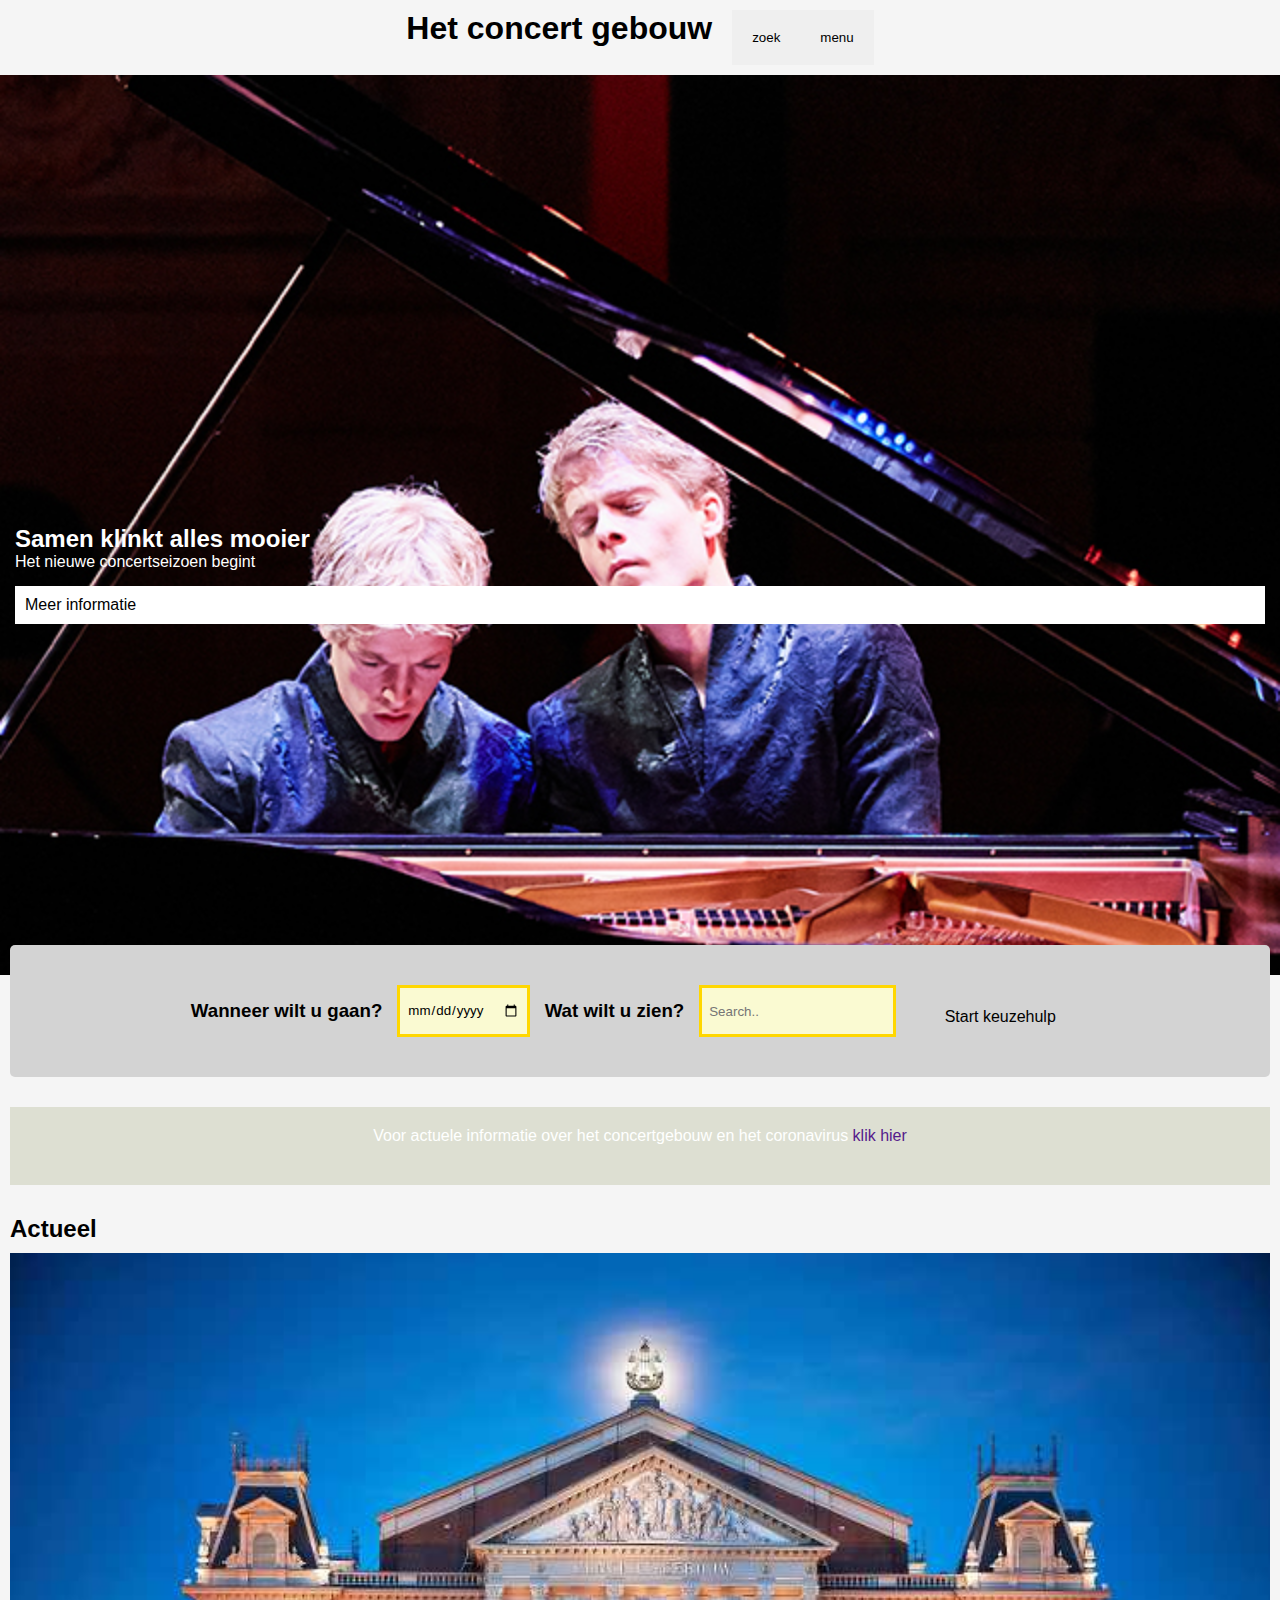
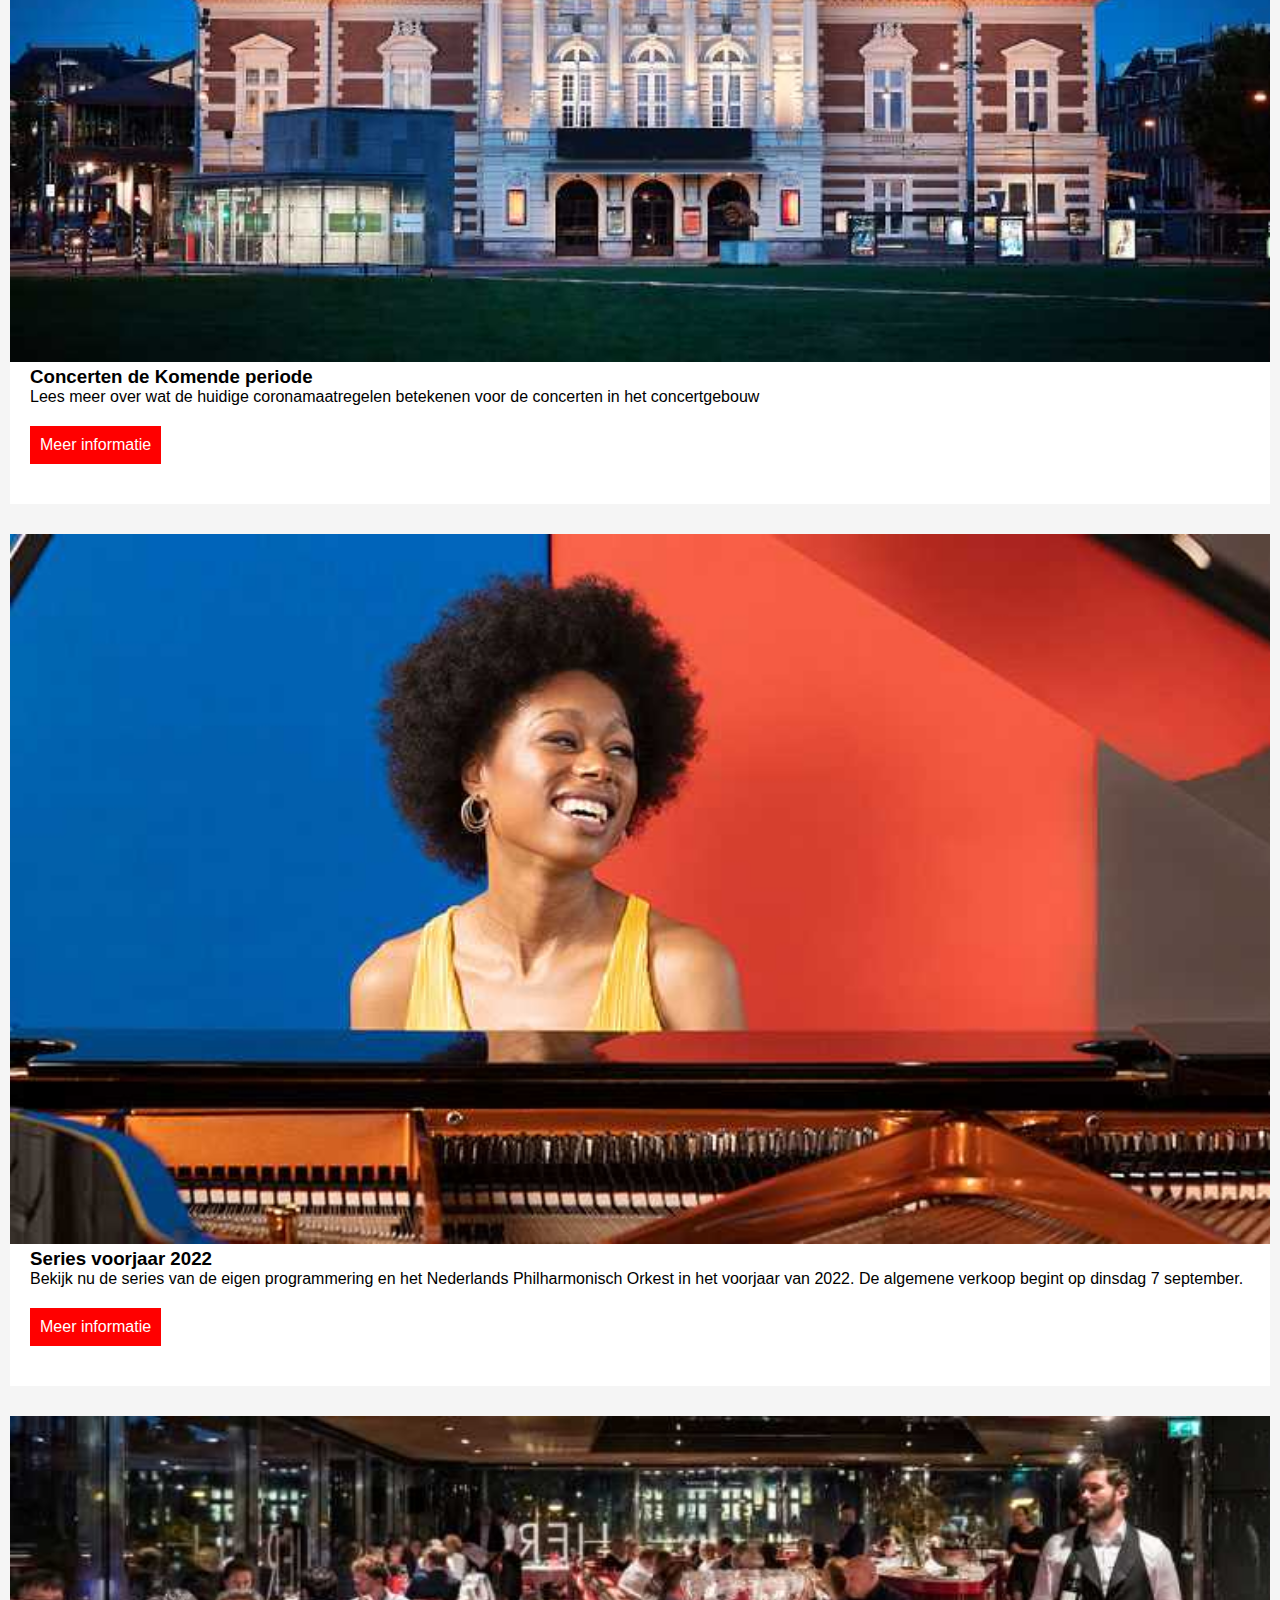
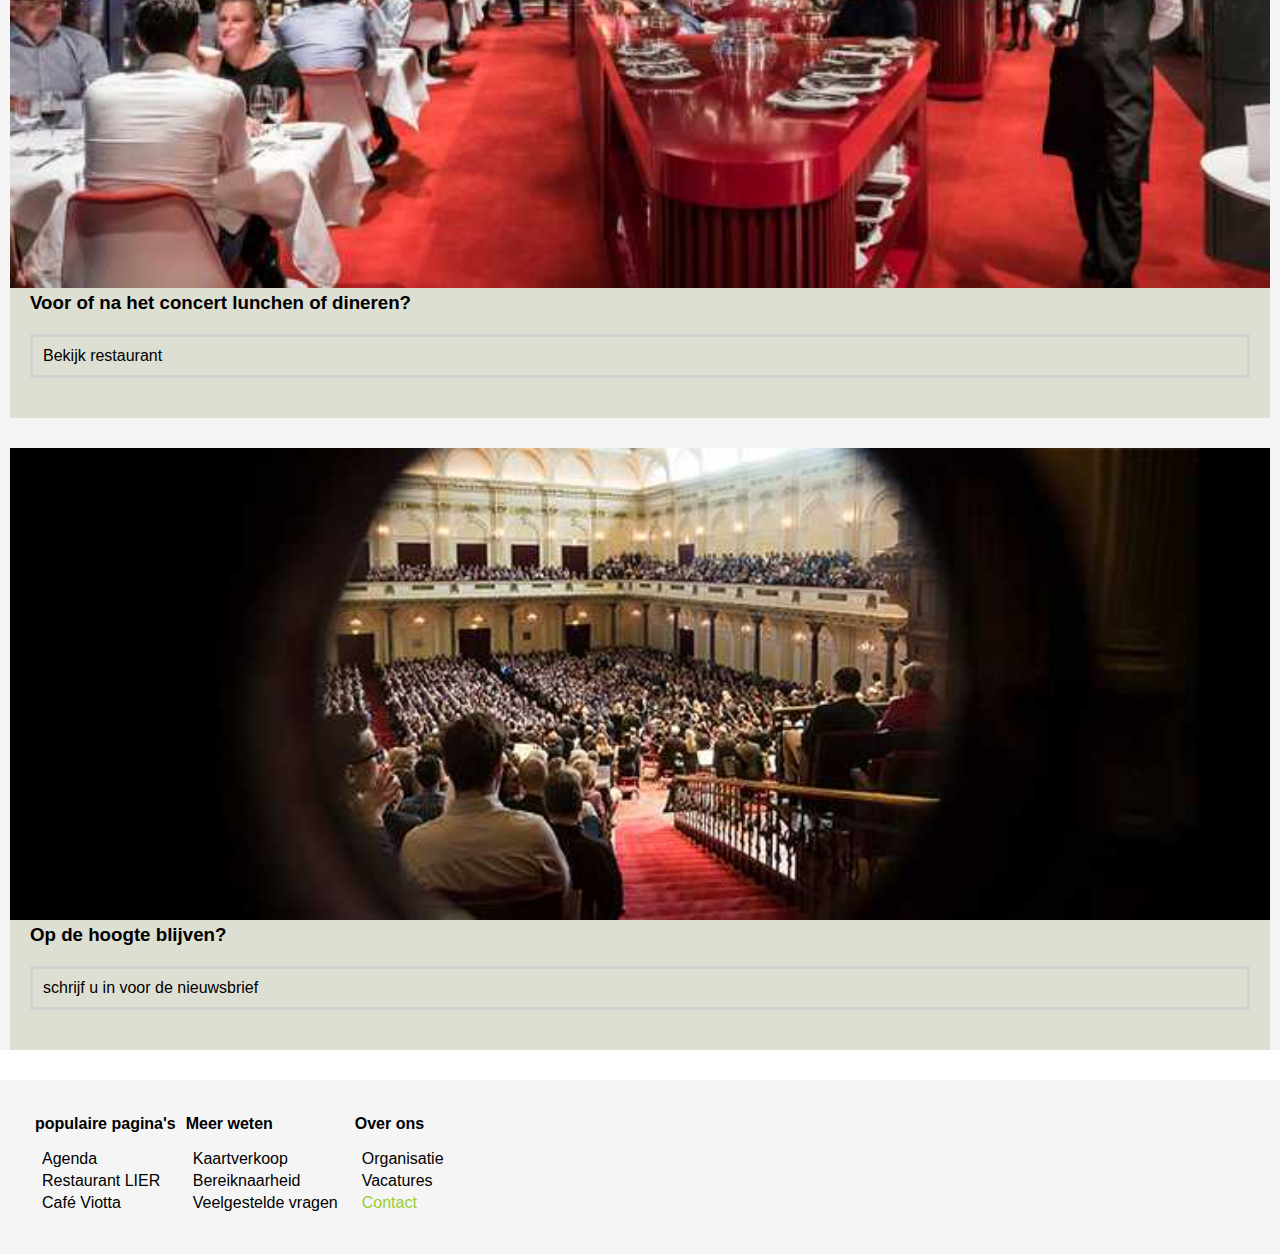
<file: index.html>
<!doctype html>
<html lang="nl">
	
<head>
	<meta charset="UTF-8">
	<meta name="author" content="jouw naam">
	<meta name="viewport" content="width=device-width, initial-scale=1">
	
	<title>Home concertgebouw.nl</title>
	
	<link href="styles/style.css" rel="stylesheet">
	<link rel="icon" type="image/svg+xml" href="images/favicon.svg">
</head>

<body>
	<header>
		<nav>
			<h1>
				<a href="index.html">Het concert gebouw</a>	
			</h1>
			<!-- <a href="">winkelwagen</a> -->
			<button> zoek</button>
			<button>menu</button>
			<ul>
				<li><a href='tickets.html'>concerten</a></li>
				<li><a href= 'tickets.html'>series</a></li>
				<li><a href = 'tickets.html'>uw bezoek</a></li>
				<li><a href = 'tickets.html'>Ontdek</a></li>
				<li><a href= 'tickets.html'>Educatie</a></li>
				<li><a href = 'tickets.html'>Steun Ons</a></li>
				<li><a href = 'tickets.html'>zakelijk</a></li>
			</ul>

			
			
		</nav>

	</header>
	<main>

		<section>
			<h2>Samen klinkt alles mooier</h2>
			<p>Het nieuwe concertseizoen begint</p>
			<a href= 'tickets.html'>Meer informatie </a>
			<!-- <div>
				<form>
					<h3>Wanneer wilt u gaan?</h3>
					<input type = date>
					<label for='zoeken'>
						<h3>Wat wilt u zien?</h3>
					</label>
					<input type="text" placeholder="Search.." id= 'zoeken'>
					<a href="" >Start keuzehulp  </a>
				</form>
			</div> -->
		</section>

		<section>
			<form>
				<h3>Wanneer wilt u gaan?</h3>
				<input type = date placeholder="datum" required>
				<label for='zoeken'>
					<h3>Wat wilt u zien?</h3>
				</label>
				<input type="text" placeholder="Search.." required id= 'zoeken'>
				<a href="" >Start keuzehulp  </a>
			</form>
		</section>

		<section>

			<p>Voor actuele informatie over het concertgebouw en het coronavirus <a href=""> klik hier</a></p>
			<h2> Actueel</h2>

			<article>
				<img src= "images/concertgebouw02.jpeg">
				<h3>Concerten de Komende periode</h3>
				<p>Lees meer over wat de huidige coronamaatregelen betekenen voor de concerten in het concertgebouw</p>
				<a href='tickets.html'>Meer informatie</a>
			</article>

			<article>
				<img src= 'images/pianist03.jpg'>
				<h3>Series voorjaar 2022</h3>
				<p>Bekijk nu de series van de eigen programmering en het Nederlands Philharmonisch Orkest in het voorjaar van 2022. De algemene verkoop begint op dinsdag 7 september.</p>
				<a href='tickets.html'>Meer informatie</a>
			</article>

		</section>

		<section>

			<h2></h2>
			<article>
				<img src= 'images/restaurant04.jpg'>
				<h3>Voor of na het concert lunchen of dineren?</h3>
				<a href= ''>Bekijk restaurant</a>
			</article>

			<article>
				<img src= 'images/inschrijving05.jpg'>
				<h3>Op de hoogte blijven?</h3>
				<a href= ''>schrijf u in voor de nieuwsbrief</a>
			</article>

		</section>
	

	</main>

	<footer>
		<section>
			<h2>populaire pagina's</h2>
			<nav>
				<ul>
					<li><a href="index.html">Agenda</a></li>
					<li><a href="index.html">Restaurant LIER</a></li>
					<li><a href='index.html'>Café Viotta</a></li>
				</ul>
			</nav>
		</section>

		<section>
			<h2>Meer weten</h2>
			<nav>
				<ul>
					<li><a href="index.html">Kaartverkoop</a></li>
					<li><a href="index.html">Bereiknaarheid</a></li>
					<li><a href="index.html">Veelgestelde vragen</a></li>
				</ul>
			</nav>
		</section>

		<section>
			<h2>Over ons</h2>
			<nav>
				<ul>
					<li><a href="index.html">Organisatie</a></li>
					<li><a href="index.html">Vacatures</a></li>
					<li><a href="">Contact</a></li>
				</ul>
			</nav>
	

	</footer>
	<!-- <h1>Howdy FED2122</h1>-->

	<script src="scripts/script.js"></script> 
</body>



</html>
</file>
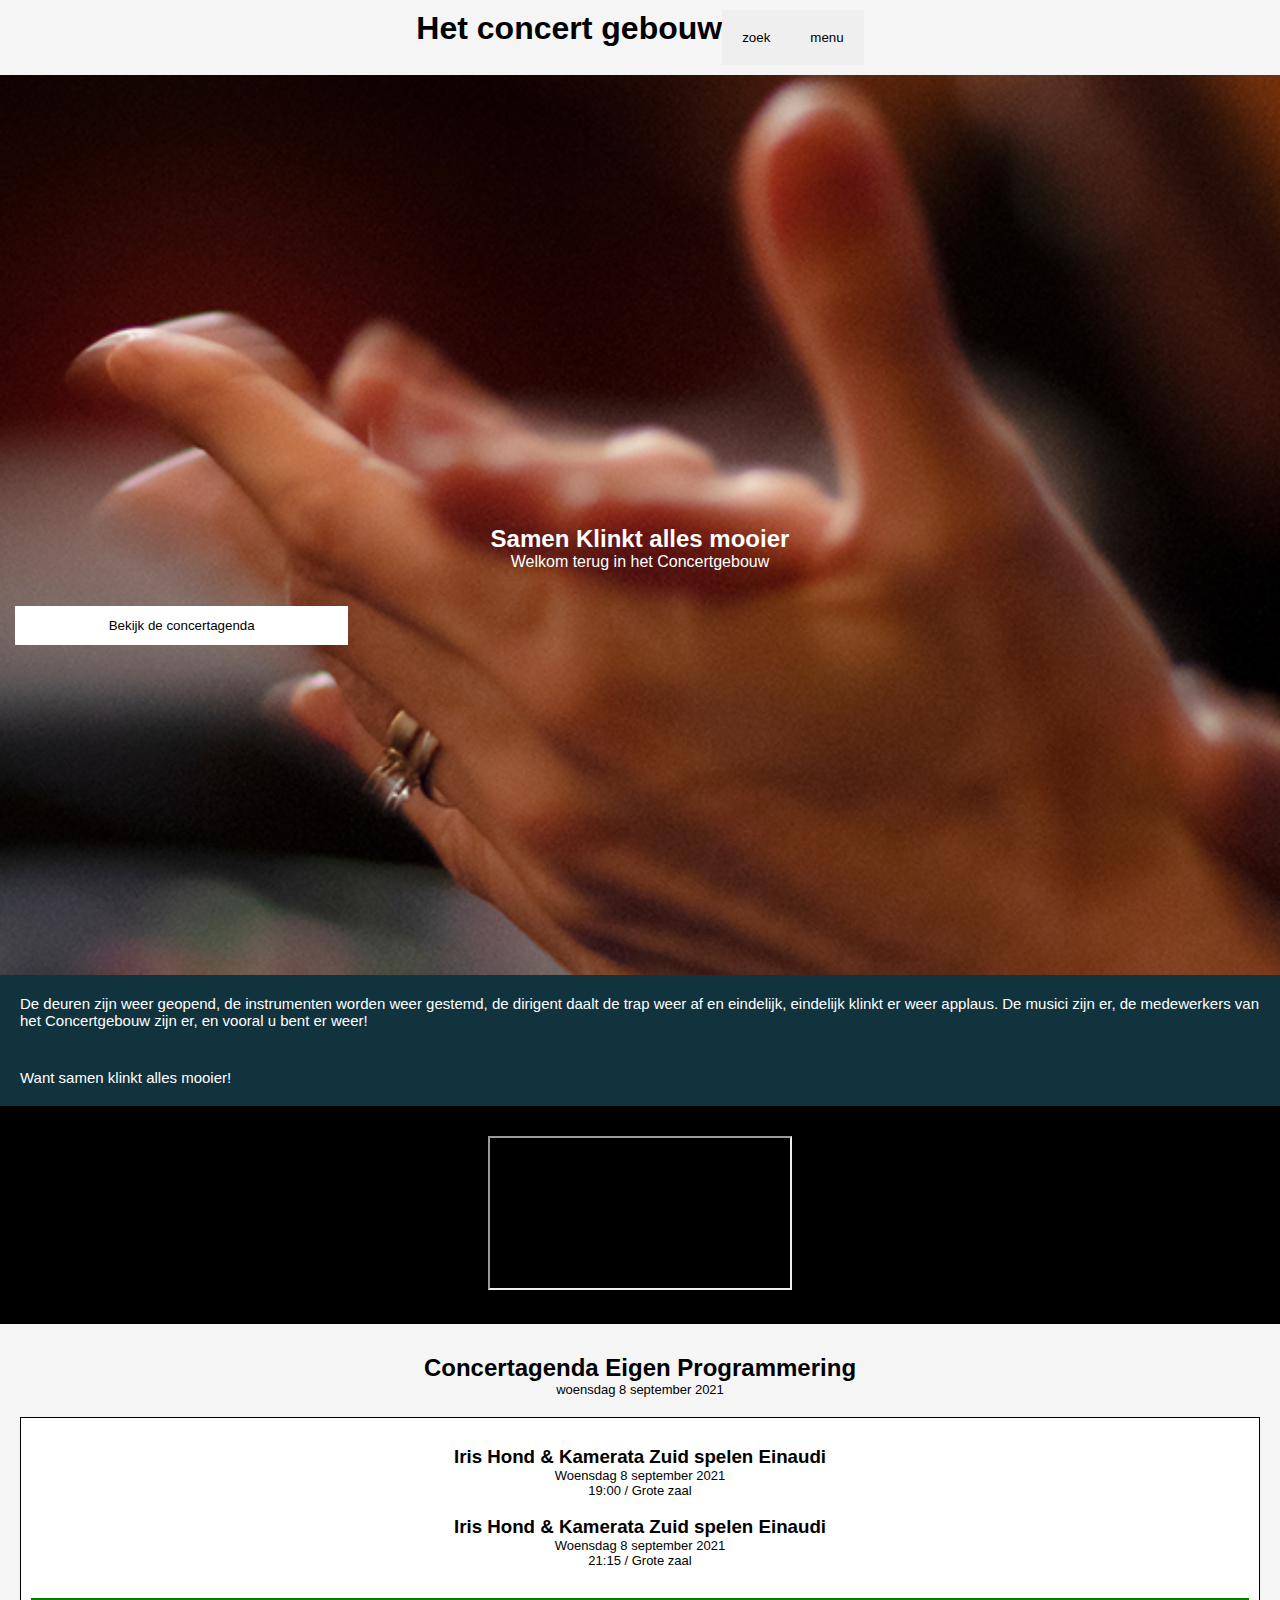
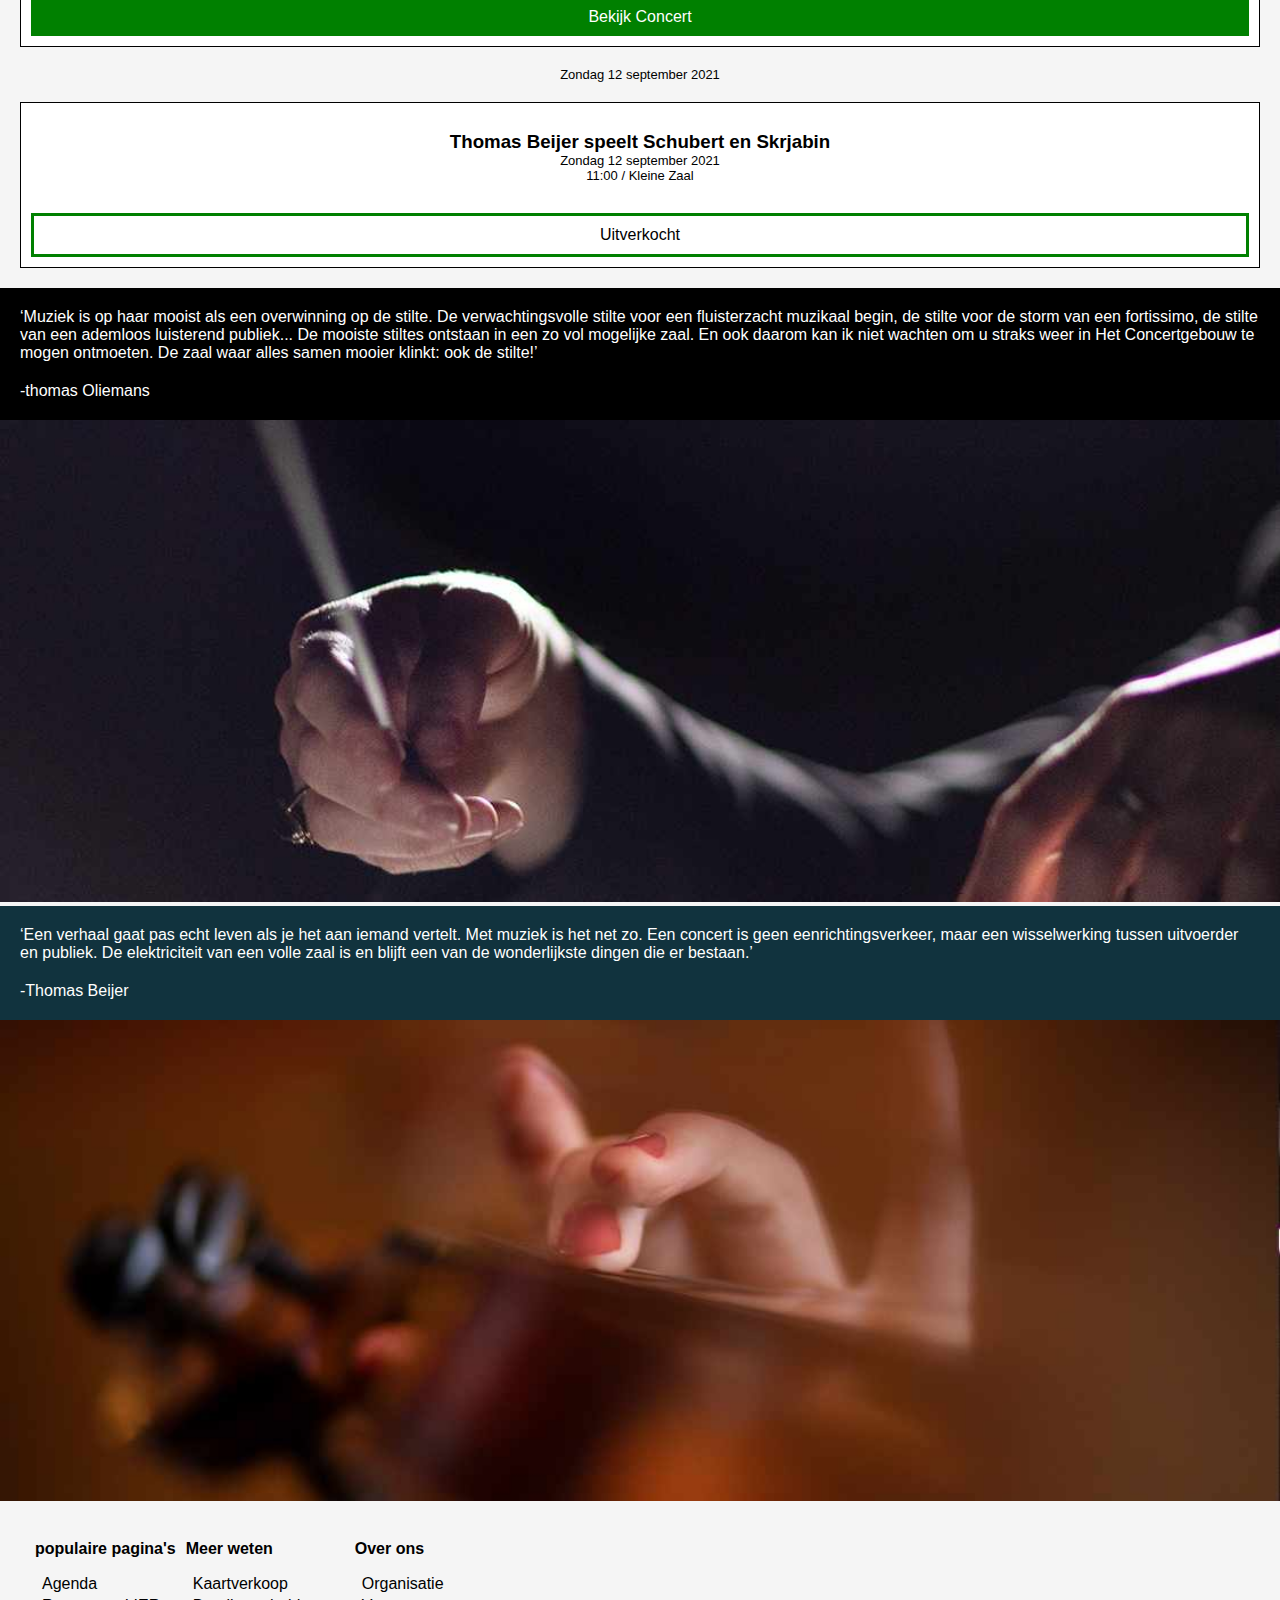
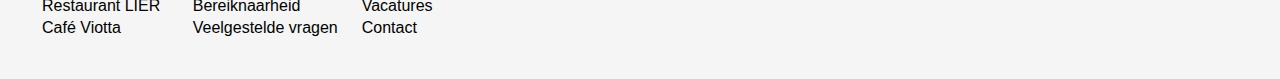
<file: tickets.html>
<!doctype html>
<html lang="nl">
	
<head>
	<meta charset="UTF-8">
	<meta name="author" content="jouw naam">
	<meta name="viewport" content="width=device-width, initial-scale=1">
	
	<title>Tickets Concertgebouw.nl</title>
	
	<link href="styles/style2.css" rel="stylesheet">
	<link rel="icon" type="image/svg+xml" href="images/favicon.svg">
</head>

<body>
<header>
    <nav>
        <h1>
            <a href="index.html">Het concert gebouw</a>	
        </h1>
        <button> zoek</button>
        <button>menu</button>
        <ul>
            <li><a href='tickets.html'>concerten</a></li>
            <li><a href= 'tickets.html'>series</a></li>
            <li><a href = 'tickets.html'>uw bezoek</a></li>
            <li><a href = 'tickets.html'>Ontdek</a></li>
            <li><a href= 'tickets.html'>Educatie</a></li>
            <li><a href = 'tickets.html'>Steun Ons</a></li>
            <li><a href = 'tickets.html'>zakelijk</a></li>
        </ul>

        
        
    </nav>

</header>

<main>
    <section>
        <h2>Samen Klinkt alles mooier</h2>
        <p>Welkom terug in het Concertgebouw</p>
        <button>Bekijk de concertagenda</button>
    </section>

    <section>
        <p>De deuren zijn weer geopend, de instrumenten worden weer gestemd,
            de dirigent daalt de trap weer af en eindelijk, eindelijk
            klinkt er weer applaus. De musici zijn er, de medewerkers van 
            het Concertgebouw zijn er, en vooral u bent er weer!
        </p>
        <p>
            Want samen klinkt alles mooier!
        </p>

        <div>
            <iframe 
            src="https://www.youtube.com/embed/FMdXaj67Z-Q">
            </iframe>
        </div>
        
    </section>
    <section>
        <h2>Concertagenda Eigen Programmering</h2>

        <p>woensdag 8 september 2021</p>
        <div>
            <img>
            <h3>Iris Hond & Kamerata Zuid spelen Einaudi</h3>
            <p>Woensdag 8 september 2021</p>
            <p>19:00 / Grote zaal</p>

            <img>
            <h3>Iris Hond & Kamerata Zuid spelen Einaudi</h3>
            <p>Woensdag 8 september 2021</p>
            <p>21:15 / Grote zaal</p>

            <a href ''>Bekijk Concert</a>
            
        </div>

        <p>Zondag 12 september 2021</p>
        <div>
            <img>
            <h3>Thomas Beijer speelt Schubert en Skrjabin</h3>
            <p>Zondag 12 september 2021</p>
            <p>11:00 / Kleine Zaal</p>

            <p>Uitverkocht</p>
            
        </div>


    </section>
    <section>

        <article>

            <blockquote>
                ‘Muziek is op haar mooist als een overwinning op de stilte. De verwachtingsvolle stilte voor een fluisterzacht muzikaal begin, de stilte voor de storm van een fortissimo, de stilte van een ademloos luisterend publiek... De mooiste stiltes ontstaan in een zo vol mogelijke zaal. En ook daarom kan ik niet wachten om u straks weer in Het Concertgebouw te mogen ontmoeten. De zaal waar alles samen mooier klinkt: ook de stilte!’
            </blockquote>
            <name> 
                -thomas Oliemans
            </name>
        </article>
        <img src="images/quote01.jpg">
        <article>
            <blockquote>
                ‘Een verhaal gaat pas echt leven als je het aan iemand vertelt. Met muziek is het net zo. Een concert is geen eenrichtingsverkeer, maar een wisselwerking tussen uitvoerder en publiek. De elektriciteit van een volle zaal is en blijft een van de wonderlijkste dingen die er bestaan.’
            </blockquote>
            <name>
                -Thomas Beijer
            </name>
        </article>
        <img src='images/quote02.jpg'>

    </section>

   

</main>
<footer>
    <section>
        <h2>populaire pagina's</h2>
        <nav>
            <ul>
                <li><a>Agenda</a></li>
                <li><a>Restaurant LIER</a></li>
                <li><a>Café Viotta</a></li>
            </ul>
        </nav>
    </section>

    <section>
        <h2>Meer weten</h2>
        <nav>
            <ul>
                <li><a>Kaartverkoop</a></li>
                <li><a>Bereiknaarheid</a></li>
                <li><a>Veelgestelde vragen</a></li>
            </ul>
        </nav>
    </section>

    <section>
        <h2>Over ons</h2>
        <nav>
            <ul>
                <li><a>Organisatie</a></li>
                <li><a>Vacatures</a></li>
                <li><a>Contact</a></li>
            </ul>
        </nav>

</footer>

<script src="scripts/script.js"></script>
</body>

</html>
</file>
<file: styles/style.css>
/* CSS Document
 */

 /*lettertyp: FuturaTL-Light,Arial,Helvetica,sans-serif; */

*, *::after, *::before {
  box-sizing:border-box;  
  padding: 0;
  margin: 0;
}

* ::selection {
  background-color: hotpink;
  
}

*:focus {
  border: solid 6px hotpink ;  
  background-color: pink;
}

*{
  font-family: 'Lucida Sans', 'Lucida Sans Regular', 'Lucida Grande', 'Lucida Sans Unicode', Geneva, Verdana, sans-serif;
}



/**********************/
/*HEADER*/
/*********************/

header {
  background-color: #F5F5F5;
  padding: 10px;
}

header nav {
  display: flex;
  justify-content: center;

 }

 header nav h1 a {
  display: block;
  text-align: left;

  padding-right:20px;
 }

 header nav button {

  border: none;
  padding: 20px;
  text-decoration: none;
  
 }

 header a {
  display: block;

  background-color: none;

  text-align: center;
  text-decoration: none;
  color: black; 
  
 } 

 /********************************/
 /***UITKLAP MENU*****/
 /*****************************/

 .open {
   display: block;

   width: 10em;
   

   background-color: black;
   list-style: none;

   position: absolute;
   top: 0;
   right: 0;
   height: 100vh;

   
 }

.open li {
  padding: 15px;
}

.open li a {
  border-bottom: solid white 1px;
  padding: 20px;
  color: white;
}


 header nav ul{
   display: none;
 }

 
/***********************/
/*MAIN*/
/*********************/


main {
  background-color: 	#F5F5F5;
  
}

main a {
  text-decoration: none;
}

main section:nth-of-type(1) {
  color: white; 
  
  background-image: url(../images/achtergrondpiano01.jpg);
  background-repeat: no-repeat;
  background-size: cover;
  height:100vh;

}



main section:nth-of-type(1) h2, main section:nth-of-type(1) p, main section:nth-of-type(1) a {  
  display: block;
  padding-left: 15px;
}



main section:nth-of-type(1) h2 {
  padding-top: 450px;
}


main section:nth-of-type(1) a:nth-of-type(1) {
  color: black;

  
  background-color: white;
  padding: 10px;
  margin: 15px;

  /* transition-timing-function: ease;
  transition: 3s; */
}

/* main section:nth-of-type(1) a:first-of-type:hover {
  padding:0;
  margin:0;
} 
hover functie niet handig vanwege mobiel
*/ 



/********************************************/
/*FORM*/
/*******************************************/


main section:nth-of-type(2) form {
  color: black;
  background-color: lightgray;

  display: flex;

  justify-content: center;
  flex-wrap: wrap;

  padding: 40px;

  margin-top: -30px;
  margin-bottom: 30px;
  margin-left: 10px;
  margin-right: 10px;

  border-radius:  5px;


}

main section:nth-of-type(2) h3 {
  padding:15px;
}

main section:nth-of-type(2) input {
  background-color: lightgoldenrodyellow;
  padding: 7px;
  border: solid gold;

  transition-timing-function: ease;
  transition: 1s;
}

main section:nth-of-type(2) input:required:valid{ 
  border:solid 5px yellowgreen;
  background-color: lightgreen;
}

main section:nth-of-type(2) form a {
  margin-top: 20px;
  padding: 3px;
  color: black;


  width: 13em;

  display: block;
  text-align: center;
 
}


/***************************/
/*MIDDLE SECTION*/
/*************************/

/*****  > selecteerd alle p elementen waar de parent het element ervoor is */

main section:nth-of-type(3) > p {
  background-color:#dddfd2;
  color: white;

  padding: 20px;
  padding-bottom: 40px;

  margin: 10px;
  margin-bottom: 30px;

  text-align: center;

} 

main section:nth-of-type(3) h2 {
  padding-left: 10px;
}



main section:nth-of-type(3) article a {
  display: block;
  width:fit-content;
  padding: 10px;

  margin-top: 20px;

  
  background-color: red;
  color: white;
}

main section:nth-of-type(3) article:nth-of-type(1){
  background-color: white;
 

  padding: 20px;
  padding-bottom: 40px;

  margin: 10px;
  margin-bottom: 30px;

  text-align: left;
}

main section:nth-of-type(3) article:nth-of-type(1) img{
  width: calc(100% + 40px);
  margin-top: -20px;
  margin-left: -20px;

} 

main section:nth-of-type(3) article:nth-of-type(2){
  background-color: white;

  padding: 20px;
  padding-bottom: 40px;

  margin: 10px;
  margin-bottom: 30px;

  text-align: left;
}

main section:nth-of-type(3) article:nth-of-type(2) img{
  width: calc(100% + 40px);
  margin-top: -20px;
  margin-left: -20px;

} 



/***************************/
/*LAST SECTION*/
/**************************/

main section:nth-of-type(4) article:nth-of-type(1){
  background-color: #dddfd2;

  padding: 20px;
  padding-bottom: 40px;

  margin: 10px;
  margin-bottom: 30px;

  text-align: left;
}

main section:nth-of-type(4) article:nth-of-type(1) img{
  width: calc(100% + 40px);
  margin-top: -20px;
  margin-left: -20px;

}

main section:nth-of-type(4) article:nth-of-type(1) a{
display: block;
border: lightgray solid;
padding: 10px;

margin-top: 20px;

color: black;

}


main section:nth-of-type(4) article:nth-of-type(2){
  background-color: #dddfd2;


  padding: 20px;
  padding-bottom: 40px;

  margin: 10px;
  margin-bottom: 30px;

  text-align: left;
}

main section:nth-of-type(4) article:nth-of-type(2) img{
    width: calc(100% + 40px);
    margin-top: -20px;
    margin-left: -20px;

}

main section:nth-of-type(4) article:nth-of-type(2) a{
  display: block;
  border: lightgray solid;
  padding: 10px;

  margin-top: 20px;

  color: black;

}



/*************************************/
/*FOOTER*/
/***********************************/

footer {
  background-color: 	#F5F5F5;
  

  display: flex;
  flex-wrap:wrap;
  justify-content: left;

  padding: 30px;

}

footer h2 {
  color: black;
  padding: 5px;
  font-size:medium;
}

footer ul {
  list-style: none;
  padding: 10px;
}

footer li {
  padding: 2px;
}

footer li a {
  text-decoration: none;
  color: black;
}

footer li a:visited {
  color:yellowgreen;
}
</file>
<file: styles/style2.css>
*, *::after, *::before {
    box-sizing:border-box;  
    padding: 0;
    margin: 0;
  }
  
  * ::selection {
    background-color: hotpink;
    
  }
  
  *:focus {
    border: solid 6px hotpink ;  
    background-color: pink;
  }
  
  *{
    font-family: 'Lucida Sans', 'Lucida Sans Regular', 'Lucida Grande', 'Lucida Sans Unicode', Geneva, Verdana, sans-serif;
  }
  
  /**********************/
  /*HEADER*/
  /*********************/
  header {
    background-color: #F5F5F5;
    padding: 10px;
  }
  
  header nav {
    display: flex;
    justify-content: center;
  
   }
  
   header nav h1 a {
    display: block;
    text-align: left;
   }
  
   header nav button {
  
    border: none;
    padding: 20px;
    text-decoration: none;
    
   }
  
   header a {
    display: block;
  
    background-color: none;
  
    text-align: center;
    text-decoration: none;
    color: black; 
    
   } 
   
/********************************/
/***UITKLAP MENU*****/
/*****************************/
  
   .open {
     display: block;
    
     width: 10em;
     
  
     background-color: black;
     list-style: none;
  
     position: absolute;
     top: 0;
     right: 0;
     height: 100vh;
  
     
   }
  
  .open li {
    padding: 15px;
  }
  
  .open li a {
    border-bottom: solid white 1px;
    padding: 20px;
    color: white;
  }
  
  
   header nav ul{
     display: none; 
   }


/***********************/
/*MAIN*/
/*********************/

main {
  background-color:  #F5F5F5;
}

main section:first-of-type {
    color: white;

    background-image: url(../images/achtergrond02.jpg);
    background-position: center;
    background-repeat: no-repeat;
    background-size: cover;

    height:100vh;
   
}

main section:first-of-type h2, main section:first-of-type p {  
    display: block;
    text-align: center;

}

main section:first-of-type h2 {
    padding-top: 450px;
    
}

main section:first-of-type p {
  padding-bottom: 20px;
}
  
  
main section:first-of-type button{
    color: black;
    border: none;
  
    
    background-color: white;
    padding: 12px;
    margin: 15px;
    width: 25em;

}

/********************************/
/**MAIN 2e SECTION*/
/*****************************/


main section:nth-of-type(2) p {
  display: block;
  padding: 20px;

  font-size: 15px;

  color: white;
  background-color:#11333e;
}

main section:nth-of-type(2) div{
  display: block;
  text-align: center ;

  padding: 30px;

  background-color:black;
}


/******************************/
/**MAIN 3e SECTION CONCERTAGENDA*/
/******************************/

main section:nth-of-type(3) {
  display: block;
  text-align: center;
}

main section:nth-of-type(3) h2:first-of-type {
  padding-top: 30px;

}

main section:nth-of-type(3) div {
  display:block;
  border: solid 1px black;
  background-color: white;

  margin: 20px;
  padding: 10px;

}

main section:nth-of-type(3) p {
  font-size: small;
}

main section:nth-of-type(3) a {
  display: block;

  background-color: green;
  color: white;
  
  text-decoration: none;

  margin-top: 30px;
  padding: 10px;
}

main section:nth-of-type(3) div:nth-of-type(2) :nth-of-type(3) {
  display: block;

  border: solid green;
  color: black;

  font-size: medium;
  text-decoration: none;

  margin-top: 30px;
  padding: 10px;
}

/******************************************/
/*********MAIN 4e SECTION QUOTES****/
/*************************************/


main section:nth-of-type(4) article:first-of-type {
  background-color: black;
  color:white;

  padding:20px;

}

main section:nth-of-type(4) article:first-of-type blockquote{
  padding-bottom:20px;

}

main section:nth-of-type(4) img:first-of-type {
  width: 100%;

}

main section:nth-of-type(4) article:nth-of-type(2) {
  margin:0;
  background-color: #11333e;
  color:white;
  
  padding:20px;
}

main section:nth-of-type(4) article:nth-of-type(2) blockquote {
  padding-bottom:20px;
}

main section:nth-of-type(4) img:nth-of-type(2) {
  width: 100%;
}






/**************************/
/*FOOTER*/
/***********************/



footer {
    background-color: 	#F5F5F5;
    
  
    display: flex;
    flex-wrap:wrap;
    justify-content: left;
  
    padding: 30px;
  
  }

  footer h2 {
    color: black;
    padding: 5px;
    font-size:medium;
  }
  
  footer ul {
    list-style: none;
    padding: 10px;
  }
  
  footer li {
    padding: 2px;
  }
  
  footer li a {
    text-decoration: none;
  }
  
  footer li a:visited {
    color:yellowgreen;
  }
</file>
